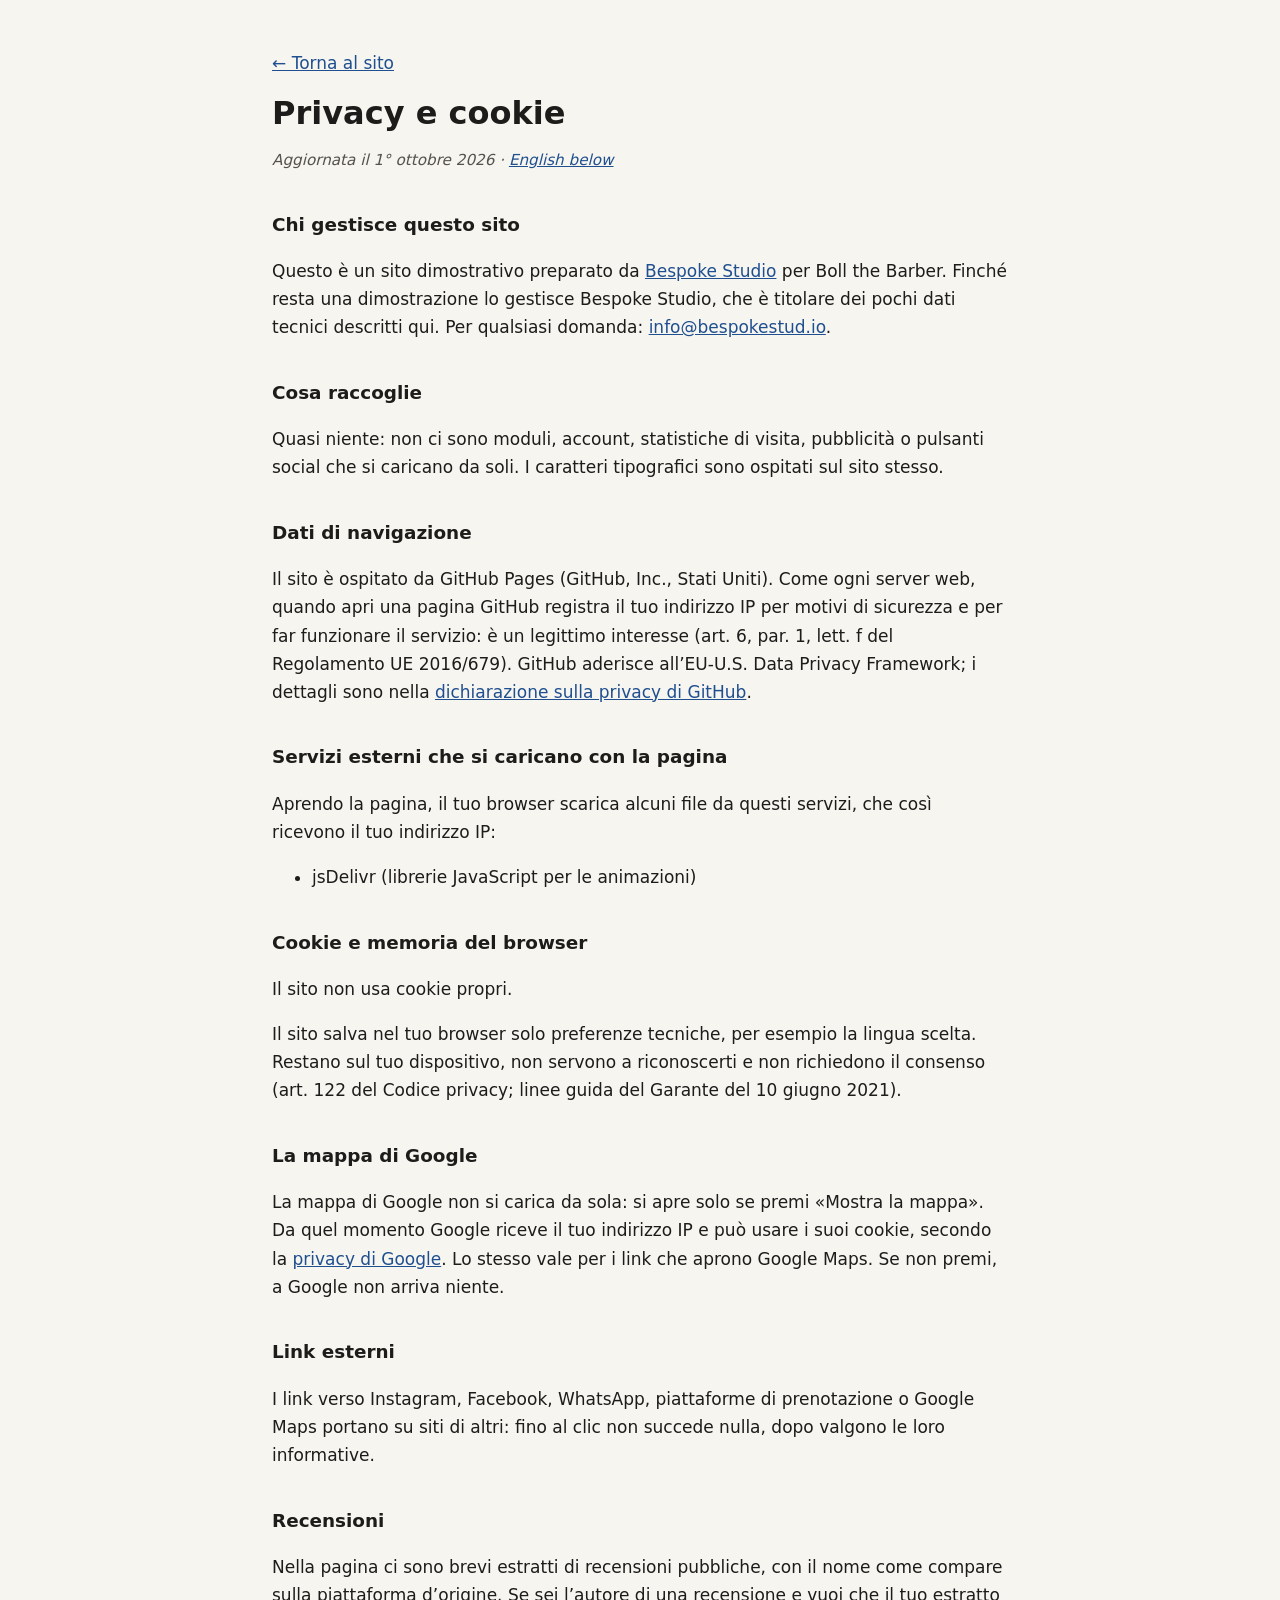
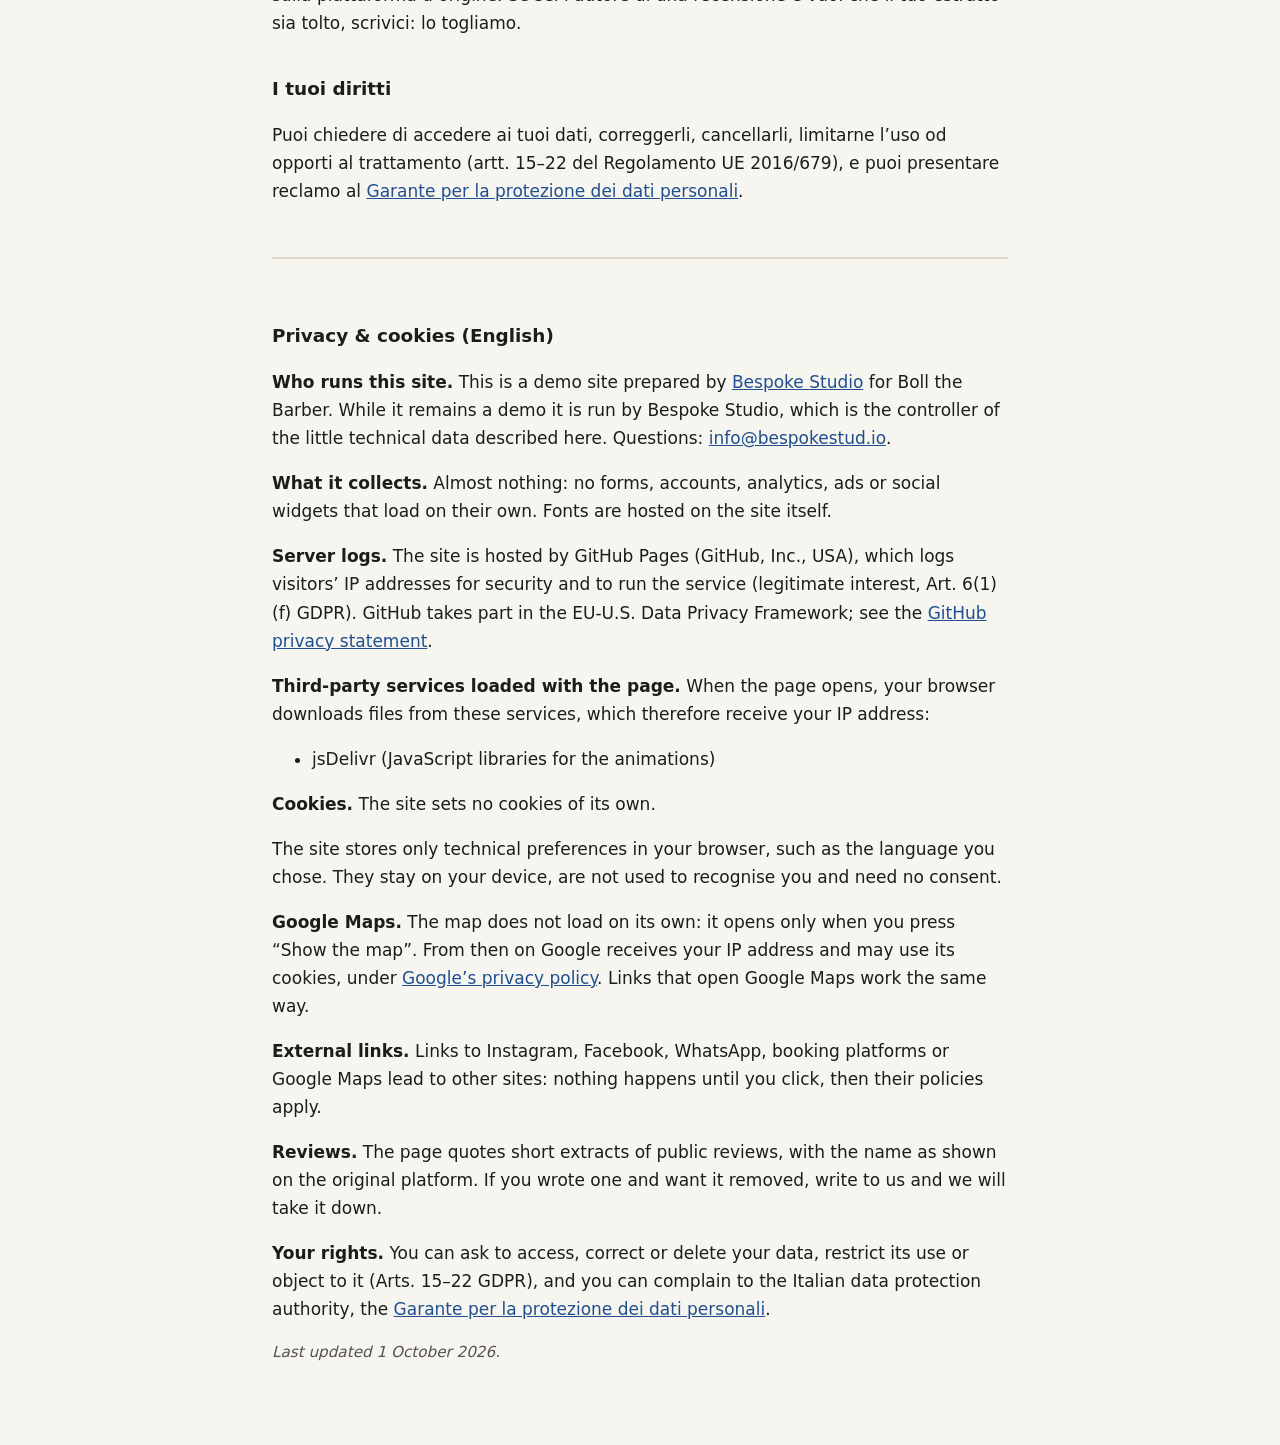
<file: privacy.html>
<!DOCTYPE html>
<html lang="it">
<head>
  <meta charset="UTF-8">
  <meta name="viewport" content="width=device-width, initial-scale=1.0">
  <meta name="robots" content="noindex">
  <title>Privacy e cookie · Boll the Barber</title>
  <meta name="description" content="Informativa privacy e cookie del sito Boll the Barber.">
  <style>
    body { margin: 0; background: #f7f5f0; color: #1d1c1a; font: 17px/1.65 system-ui, -apple-system, "Segoe UI", Roboto, sans-serif; }
    main { max-width: 46rem; margin: 0 auto; padding: 32px 20px 64px; }
    h1 { font-size: 2rem; line-height: 1.2; margin: 0.4em 0 0.2em; }
    h2 { font-size: 1.15rem; margin: 2em 0 0.4em; }
    a { color: #1f4f8f; }
    .data { color: #55524c; font-style: italic; font-size: 0.95rem; }
    .en { margin-top: 3em; padding-top: 1.5em; border-top: 2px solid #ddd8cc; }
    code { font-size: 0.9em; background: #ebe7dc; padding: 0 4px; border-radius: 3px; }
  </style>
</head>
<body>
<main>
  <p><a href="index.html">← Torna al sito</a></p>
  <h1>Privacy e cookie</h1>
  <p class="data">Aggiornata il 1° ottobre 2026 · <a href="#english" lang="en">English below</a></p>
  <h2>Chi gestisce questo sito</h2>
  <p>Questo è un sito dimostrativo preparato da <a href="https://bespokestud.io" rel="noopener">Bespoke Studio</a> per Boll the Barber. Finché resta una dimostrazione lo gestisce Bespoke Studio, che è titolare dei pochi dati tecnici descritti qui. Per qualsiasi domanda: <a href="mailto:info@bespokestud.io">info@bespokestud.io</a>.</p>
  <h2>Cosa raccoglie</h2>
  <p>Quasi niente: non ci sono moduli, account, statistiche di visita, pubblicità o pulsanti social che si caricano da soli. I caratteri tipografici sono ospitati sul sito stesso.</p>
  <h2>Dati di navigazione</h2>
  <p>Il sito è ospitato da GitHub Pages (GitHub, Inc., Stati Uniti). Come ogni server web, quando apri una pagina GitHub registra il tuo indirizzo IP per motivi di sicurezza e per far funzionare il servizio: è un legittimo interesse (art. 6, par. 1, lett. f del Regolamento UE 2016/679). GitHub aderisce all’EU-U.S. Data Privacy Framework; i dettagli sono nella <a href="https://docs.github.com/site-policy/privacy-policies/github-general-privacy-statement" rel="noopener">dichiarazione sulla privacy di GitHub</a>.</p>
  <h2>Servizi esterni che si caricano con la pagina</h2>
  <p>Aprendo la pagina, il tuo browser scarica alcuni file da questi servizi, che così ricevono il tuo indirizzo IP:</p>
  <ul><li>jsDelivr (librerie JavaScript per le animazioni)</li></ul>
  <h2>Cookie e memoria del browser</h2>
  <p>Il sito non usa cookie propri.</p>
  <p>Il sito salva nel tuo browser solo preferenze tecniche, per esempio la lingua scelta. Restano sul tuo dispositivo, non servono a riconoscerti e non richiedono il consenso (art. 122 del Codice privacy; linee guida del Garante del 10 giugno 2021).</p>
  <h2>La mappa di Google</h2>
  <p>La mappa di Google non si carica da sola: si apre solo se premi «Mostra la mappa». Da quel momento Google riceve il tuo indirizzo IP e può usare i suoi cookie, secondo la <a href="https://policies.google.com/privacy?hl=it" rel="noopener">privacy di Google</a>. Lo stesso vale per i link che aprono Google Maps. Se non premi, a Google non arriva niente.</p>
  <h2>Link esterni</h2>
  <p>I link verso Instagram, Facebook, WhatsApp, piattaforme di prenotazione o Google Maps portano su siti di altri: fino al clic non succede nulla, dopo valgono le loro informative.</p>
  <h2>Recensioni</h2>
  <p>Nella pagina ci sono brevi estratti di recensioni pubbliche, con il nome come compare sulla piattaforma d’origine. Se sei l’autore di una recensione e vuoi che il tuo estratto sia tolto, scrivici: lo togliamo.</p>
  <h2>I tuoi diritti</h2>
  <p>Puoi chiedere di accedere ai tuoi dati, correggerli, cancellarli, limitarne l’uso od opporti al trattamento (artt. 15–22 del Regolamento UE 2016/679), e puoi presentare reclamo al <a href="https://www.garanteprivacy.it" rel="noopener">Garante per la protezione dei dati personali</a>.</p>
  <div class="en" id="english" lang="en">
    <h2>Privacy &amp; cookies (English)</h2>
    <p><strong>Who runs this site.</strong> This is a demo site prepared by <a href="https://bespokestud.io" rel="noopener">Bespoke Studio</a> for Boll the Barber. While it remains a demo it is run by Bespoke Studio, which is the controller of the little technical data described here. Questions: <a href="mailto:info@bespokestud.io">info@bespokestud.io</a>.</p>
    <p><strong>What it collects.</strong> Almost nothing: no forms, accounts, analytics, ads or social widgets that load on their own. Fonts are hosted on the site itself.</p>
    <p><strong>Server logs.</strong> The site is hosted by GitHub Pages (GitHub, Inc., USA), which logs visitors’ IP addresses for security and to run the service (legitimate interest, Art. 6(1)(f) GDPR). GitHub takes part in the EU-U.S. Data Privacy Framework; see the <a href="https://docs.github.com/site-policy/privacy-policies/github-general-privacy-statement" rel="noopener">GitHub privacy statement</a>.</p>
    <p><strong>Third-party services loaded with the page.</strong> When the page opens, your browser downloads files from these services, which therefore receive your IP address:</p><ul><li>jsDelivr (JavaScript libraries for the animations)</li></ul>
    <p><strong>Cookies.</strong> The site sets no cookies of its own.</p>
    <p>The site stores only technical preferences in your browser, such as the language you chose. They stay on your device, are not used to recognise you and need no consent.</p>
    <p><strong>Google Maps.</strong> The map does not load on its own: it opens only when you press “Show the map”. From then on Google receives your IP address and may use its cookies, under <a href="https://policies.google.com/privacy?hl=en" rel="noopener">Google’s privacy policy</a>. Links that open Google Maps work the same way.</p>
    <p><strong>External links.</strong> Links to Instagram, Facebook, WhatsApp, booking platforms or Google Maps lead to other sites: nothing happens until you click, then their policies apply.</p>
    <p><strong>Reviews.</strong> The page quotes short extracts of public reviews, with the name as shown on the original platform. If you wrote one and want it removed, write to us and we will take it down.</p>
    <p><strong>Your rights.</strong> You can ask to access, correct or delete your data, restrict its use or object to it (Arts. 15–22 GDPR), and you can complain to the Italian data protection authority, the <a href="https://www.garanteprivacy.it" rel="noopener">Garante per la protezione dei dati personali</a>.</p>
    <p class="data">Last updated 1 October 2026.</p>
  </div>
</main>
</body>
</html>
</file>
